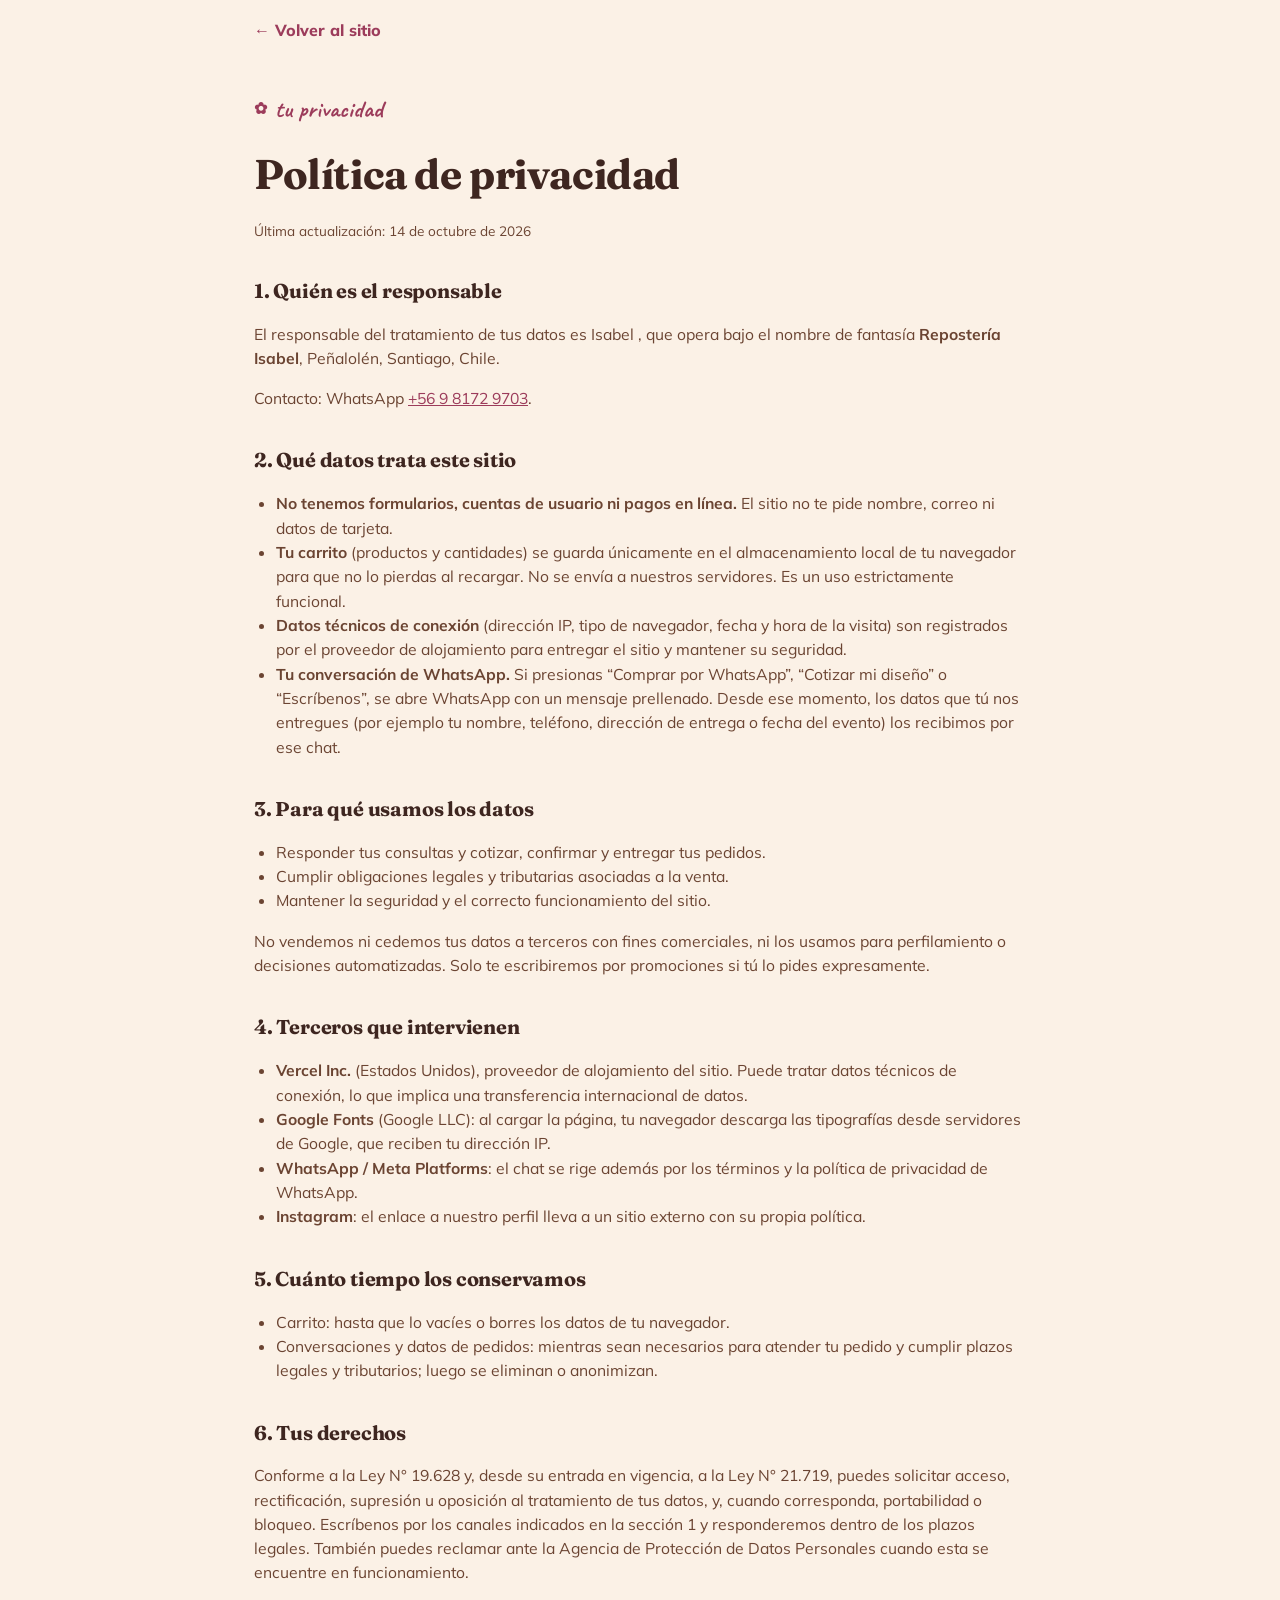
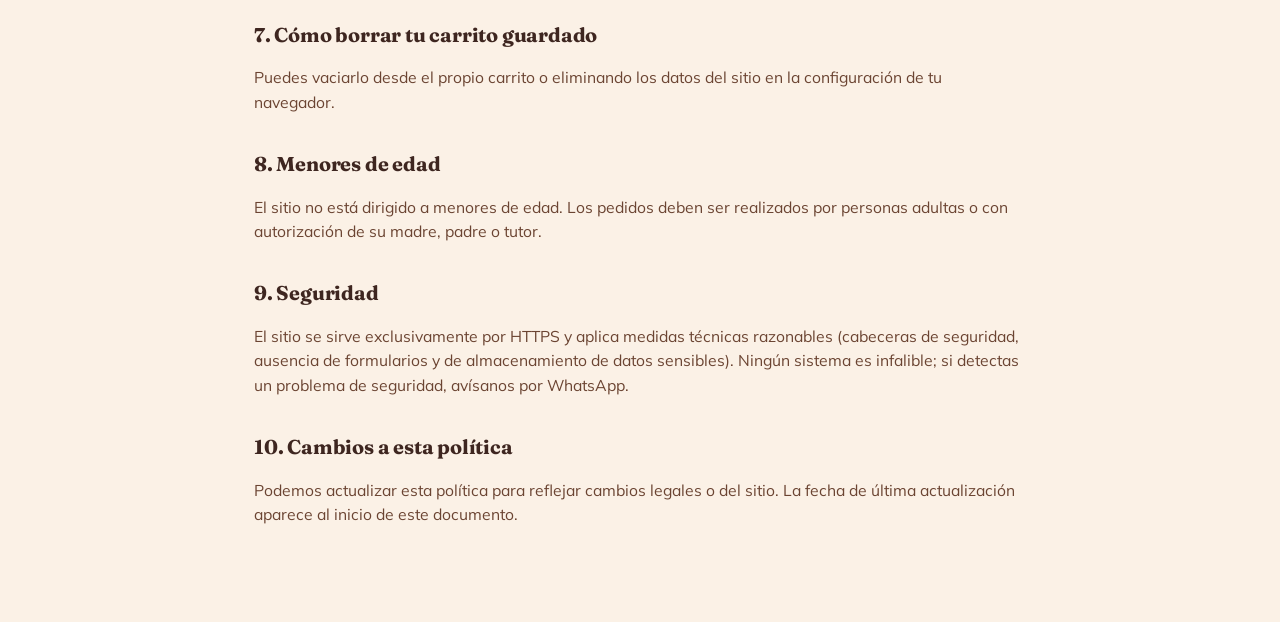
<file: reposteria-isabel/privacidad.html>
<!DOCTYPE html>
<html lang="es-CL">
<head>
<meta charset="UTF-8">
<meta name="viewport" content="width=device-width, initial-scale=1.0">
<title>Política de privacidad — Repostería Isabel</title>
<meta name="description" content="Cómo Repostería Isabel trata los datos personales de quienes visitan su sitio y cotizan pedidos por WhatsApp.">
<meta name="referrer" content="strict-origin-when-cross-origin">
<link rel="icon" type="image/png" href="assets/logo.png">
<link rel="preconnect" href="https://fonts.googleapis.com">
<link rel="preconnect" href="https://fonts.gstatic.com" crossorigin>
<link href="https://fonts.googleapis.com/css2?family=Fraunces:ital,opsz,wght@0,9..144,400;0,9..144,600;0,9..144,700;1,9..144,500;1,9..144,600&family=Mulish:wght@400;500;600;700;800&family=Caveat:wght@600;700&display=swap" rel="stylesheet">
<link rel="stylesheet" href="css/style.css">
</head>
<body>
<div class="legal-top"><a href="index.html">← Volver al sitio</a></div>
<main class="legal">
  <div class="eyebrow">tu privacidad</div>
  <h1>Política de privacidad</h1>
  <p class="updated">Última actualización: 14 de octubre de 2026</p>

  <h2>1. Quién es el responsable</h2>
  <p>El responsable del tratamiento de tus datos es Isabel
    </mark>,  que opera bajo el nombre de fantasía <strong>Repostería Isabel</strong></mark>, Peñalolén, Santiago, Chile.</p>
  <p>Contacto: WhatsApp <a href="https://wa.me/56981729703" target="_blank" rel="noopener noreferrer">+56 9 8172 9703</a>.

  <h2>2. Qué datos trata este sitio</h2>
  <ul>
    <li><strong>No tenemos formularios, cuentas de usuario ni pagos en línea.</strong> El sitio no te pide nombre, correo ni datos de tarjeta.</li>
    <li><strong>Tu carrito</strong> (productos y cantidades) se guarda únicamente en el almacenamiento local de tu navegador para que no lo pierdas al recargar. No se envía a nuestros servidores. Es un uso estrictamente funcional.</li>
    <li><strong>Datos técnicos de conexión</strong> (dirección IP, tipo de navegador, fecha y hora de la visita) son registrados por el proveedor de alojamiento para entregar el sitio y mantener su seguridad.</li>
    <li><strong>Tu conversación de WhatsApp.</strong> Si presionas “Comprar por WhatsApp”, “Cotizar mi diseño” o “Escríbenos”, se abre WhatsApp con un mensaje prellenado. Desde ese momento, los datos que tú nos entregues (por ejemplo tu nombre, teléfono, dirección de entrega o fecha del evento) los recibimos por ese chat.</li>
  </ul>

  <h2>3. Para qué usamos los datos</h2>
  <ul>
    <li>Responder tus consultas y cotizar, confirmar y entregar tus pedidos.</li>
    <li>Cumplir obligaciones legales y tributarias asociadas a la venta.</li>
    <li>Mantener la seguridad y el correcto funcionamiento del sitio.</li>
  </ul>
  <p>No vendemos ni cedemos tus datos a terceros con fines comerciales, ni los usamos para perfilamiento o decisiones automatizadas. Solo te escribiremos por promociones si tú lo pides expresamente.</p>

  <h2>4. Terceros que intervienen</h2>
  <ul>
    <li><strong>Vercel Inc.</strong> (Estados Unidos), proveedor de alojamiento del sitio. Puede tratar datos técnicos de conexión, lo que implica una transferencia internacional de datos.</li>
    <li><strong>Google Fonts</strong> (Google LLC): al cargar la página, tu navegador descarga las tipografías desde servidores de Google, que reciben tu dirección IP.</li>
    <li><strong>WhatsApp / Meta Platforms</strong>: el chat se rige además por los términos y la política de privacidad de WhatsApp.</li>
    <li><strong>Instagram</strong>: el enlace a nuestro perfil lleva a un sitio externo con su propia política.</li>
  </ul>

  <h2>5. Cuánto tiempo los conservamos</h2>
  <ul>
    <li>Carrito: hasta que lo vacíes o borres los datos de tu navegador.</li>
    <li>Conversaciones y datos de pedidos: mientras sean necesarios para atender tu pedido y cumplir plazos legales y tributarios; luego se eliminan o anonimizan.</li>
  </ul>

  <h2>6. Tus derechos</h2>
  <p>Conforme a la Ley N° 19.628 y, desde su entrada en vigencia, a la Ley N° 21.719, puedes solicitar acceso, rectificación, supresión u oposición al tratamiento de tus datos, y, cuando corresponda, portabilidad o bloqueo. Escríbenos por los canales indicados en la sección 1 y responderemos dentro de los plazos legales. También puedes reclamar ante la Agencia de Protección de Datos Personales cuando esta se encuentre en funcionamiento.</p>

  <h2>7. Cómo borrar tu carrito guardado</h2>
  <p>Puedes vaciarlo desde el propio carrito o eliminando los datos del sitio en la configuración de tu navegador.</p>

  <h2>8. Menores de edad</h2>
  <p>El sitio no está dirigido a menores de edad. Los pedidos deben ser realizados por personas adultas o con autorización de su madre, padre o tutor.</p>

  <h2>9. Seguridad</h2>
  <p>El sitio se sirve exclusivamente por HTTPS y aplica medidas técnicas razonables (cabeceras de seguridad, ausencia de formularios y de almacenamiento de datos sensibles). Ningún sistema es infalible; si detectas un problema de seguridad, avísanos por WhatsApp.</p>

  <h2>10. Cambios a esta política</h2>
  <p>Podemos actualizar esta política para reflejar cambios legales o del sitio. La fecha de última actualización aparece al inicio de este documento.</p>
</main>
</body>
</html>
</file>
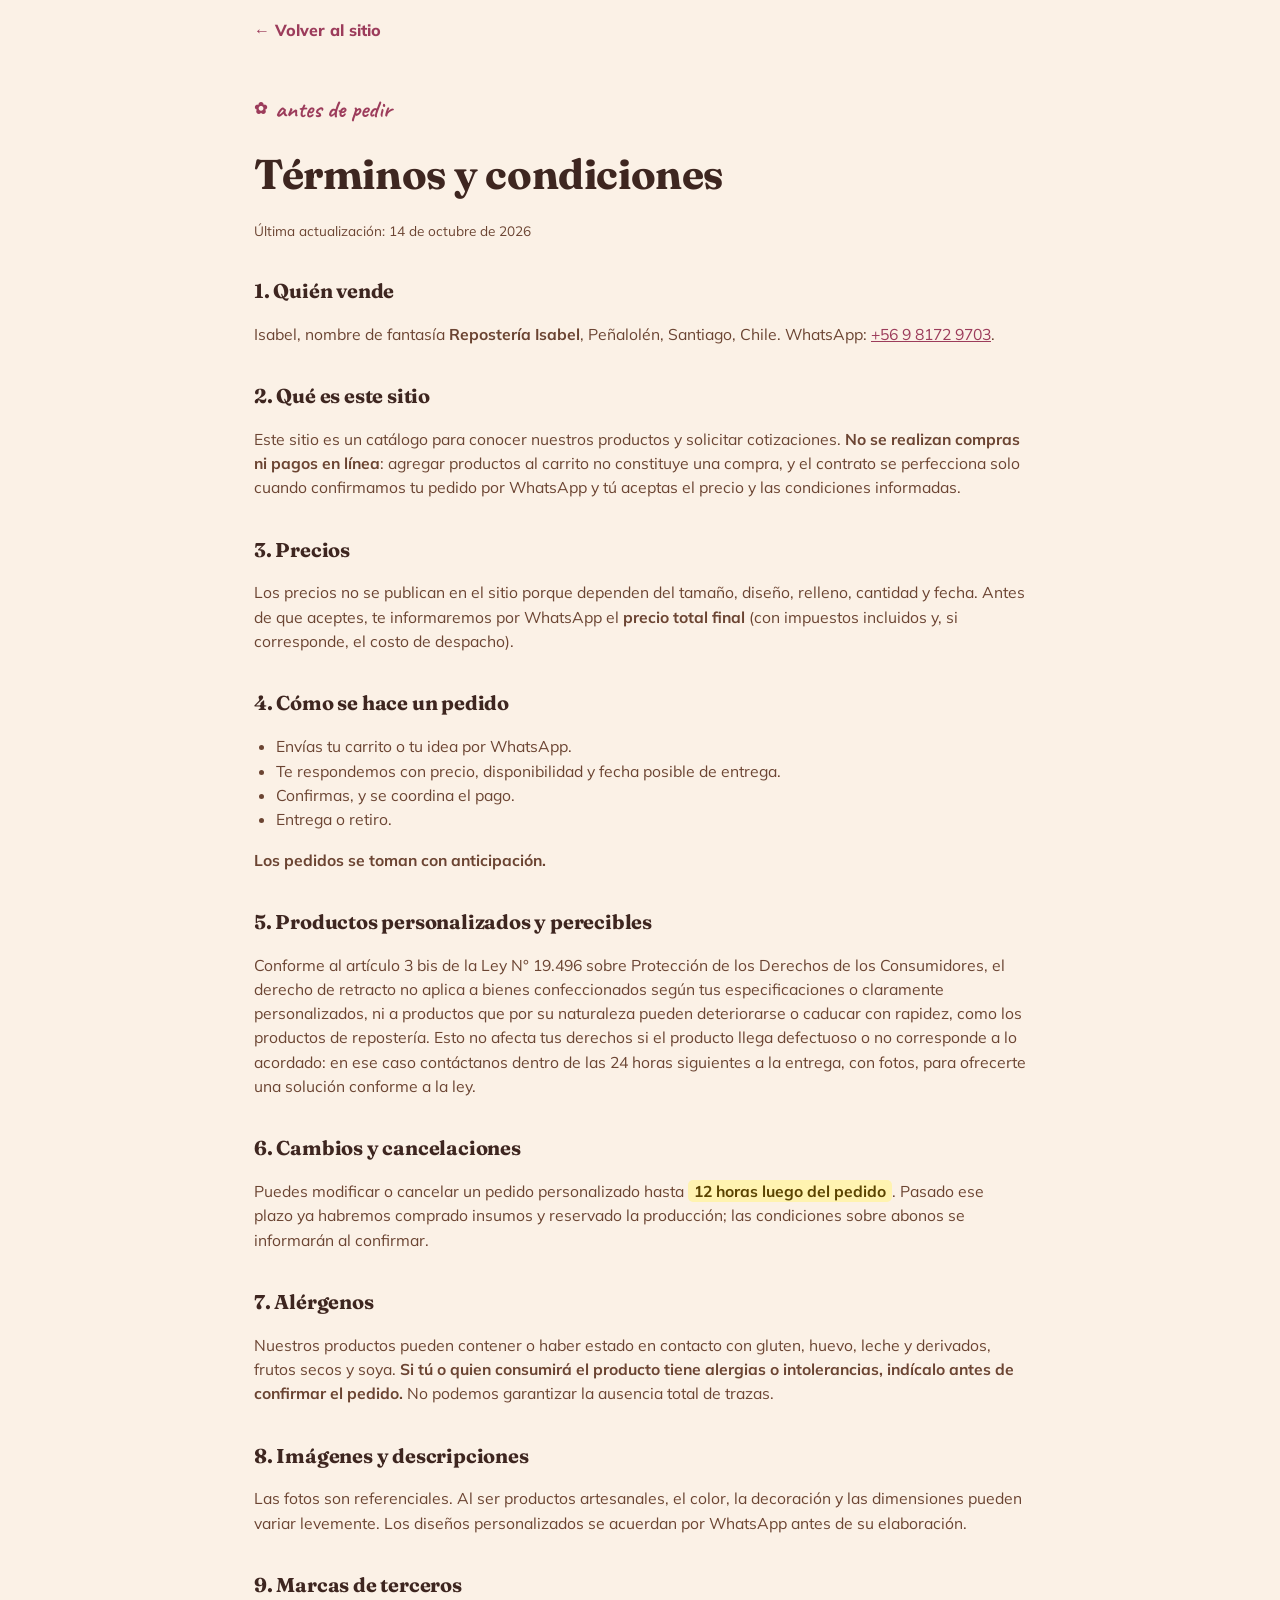
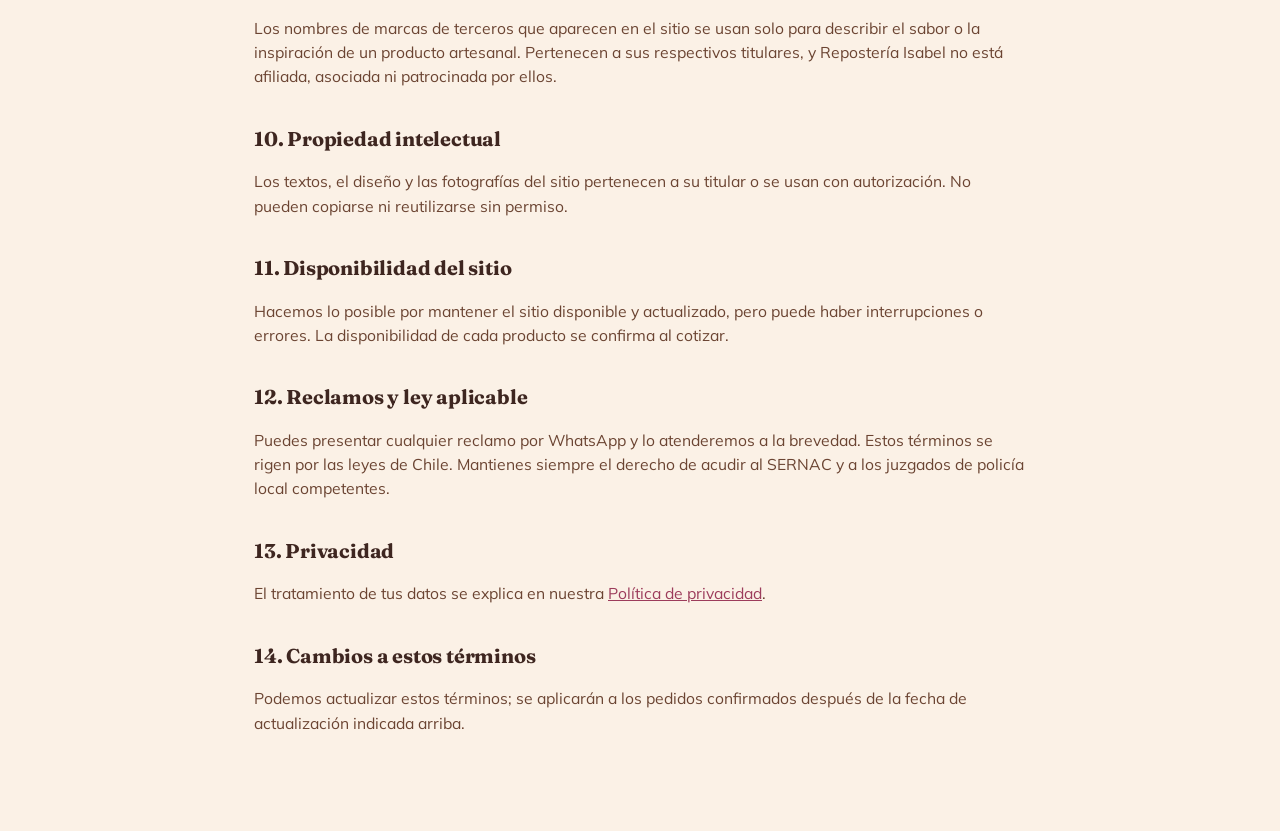
<file: reposteria-isabel/terminos.html>
<!DOCTYPE html>
<html lang="es-CL">
<head>
<meta charset="UTF-8">
<meta name="viewport" content="width=device-width, initial-scale=1.0">
<title>Términos y condiciones — Repostería Isabel</title>
<meta name="description" content="Condiciones de uso del sitio y de compra de productos de Repostería Isabel: cotización, pedidos, productos personalizados, alérgenos y reclamos.">
<meta name="referrer" content="strict-origin-when-cross-origin">
<link rel="icon" type="image/png" href="assets/logo.png">
<link rel="preconnect" href="https://fonts.googleapis.com">
<link rel="preconnect" href="https://fonts.gstatic.com" crossorigin>
<link href="https://fonts.googleapis.com/css2?family=Fraunces:ital,opsz,wght@0,9..144,400;0,9..144,600;0,9..144,700;1,9..144,500;1,9..144,600&family=Mulish:wght@400;500;600;700;800&family=Caveat:wght@600;700&display=swap" rel="stylesheet">
<link rel="stylesheet" href="css/style.css">
</head>
<body>
<div class="legal-top"><a href="index.html">← Volver al sitio</a></div>
<main class="legal">
  <div class="eyebrow">antes de pedir</div>
  <h1>Términos y condiciones</h1>
  <p class="updated">Última actualización: 14 de octubre de 2026</p>

  <h2>1. Quién vende</h2>
  <p>Isabel</mark>, nombre de fantasía <strong>Repostería Isabel</strong>, Peñalolén, Santiago, Chile. WhatsApp: <a href="https://wa.me/56981729703" target="_blank" rel="noopener noreferrer">+56 9 8172 9703</a>.</p>

  <h2>2. Qué es este sitio</h2>
  <p>Este sitio es un catálogo para conocer nuestros productos y solicitar cotizaciones. <strong>No se realizan compras ni pagos en línea</strong>: agregar productos al carrito no constituye una compra, y el contrato se perfecciona solo cuando confirmamos tu pedido por WhatsApp y tú aceptas el precio y las condiciones informadas.</p>

  <h2>3. Precios</h2>
  <p>Los precios no se publican en el sitio porque dependen del tamaño, diseño, relleno, cantidad y fecha. Antes de que aceptes, te informaremos por WhatsApp el <strong>precio total final</strong> (con impuestos incluidos y, si corresponde, el costo de despacho).</p>

  <h2>4. Cómo se hace un pedido</h2>
  <ul>
    <li>Envías tu carrito o tu idea por WhatsApp.</li>
    <li>Te respondemos con precio, disponibilidad y fecha posible de entrega.</li>
    <li>Confirmas, y se coordina el pago.</li>
    <li>Entrega o retiro.</li>
  </ul>
  <p><strong>Los pedidos se toman con anticipación.</strong></p>

  <h2>5. Productos personalizados y perecibles</h2>
  <p>Conforme al artículo 3 bis de la Ley N° 19.496 sobre Protección de los Derechos de los Consumidores, el derecho de retracto no aplica a bienes confeccionados según tus especificaciones o claramente personalizados, ni a productos que por su naturaleza pueden deteriorarse o caducar con rapidez, como los productos de repostería. Esto no afecta tus derechos si el producto llega defectuoso o no corresponde a lo acordado: en ese caso contáctanos dentro de las 24 horas siguientes a la entrega, con fotos, para ofrecerte una solución conforme a la ley.</p>

  <h2>6. Cambios y cancelaciones</h2>
  <p>Puedes modificar o cancelar un pedido personalizado hasta <mark class="todo">12 horas luego del pedido</mark>. Pasado ese plazo ya habremos comprado insumos y reservado la producción; las condiciones sobre abonos se informarán al confirmar.</p>

  <h2>7. Alérgenos</h2>
  <p>Nuestros productos pueden contener o haber estado en contacto con gluten, huevo, leche y derivados, frutos secos y soya. <strong>Si tú o quien consumirá el producto tiene alergias o intolerancias, indícalo antes de confirmar el pedido.</strong> No podemos garantizar la ausencia total de trazas.</p>

  <h2>8. Imágenes y descripciones</h2>
  <p>Las fotos son referenciales. Al ser productos artesanales, el color, la decoración y las dimensiones pueden variar levemente. Los diseños personalizados se acuerdan por WhatsApp antes de su elaboración.</p>

  <h2>9. Marcas de terceros</h2>
  <p>Los nombres de marcas de terceros que aparecen en el sitio se usan solo para describir el sabor o la inspiración de un producto artesanal. Pertenecen a sus respectivos titulares, y Repostería Isabel no está afiliada, asociada ni patrocinada por ellos.</p>

  <h2>10. Propiedad intelectual</h2>
  <p>Los textos, el diseño y las fotografías del sitio pertenecen a su titular o se usan con autorización. No pueden copiarse ni reutilizarse sin permiso.</p>

  <h2>11. Disponibilidad del sitio</h2>
  <p>Hacemos lo posible por mantener el sitio disponible y actualizado, pero puede haber interrupciones o errores. La disponibilidad de cada producto se confirma al cotizar.</p>

  <h2>12. Reclamos y ley aplicable</h2>
  <p>Puedes presentar cualquier reclamo por WhatsApp y lo atenderemos a la brevedad. Estos términos se rigen por las leyes de Chile. Mantienes siempre el derecho de acudir al SERNAC y a los juzgados de policía local competentes.</p>

  <h2>13. Privacidad</h2>
  <p>El tratamiento de tus datos se explica en nuestra <a href="privacidad.html">Política de privacidad</a>.</p>

  <h2>14. Cambios a estos términos</h2>
  <p>Podemos actualizar estos términos; se aplicarán a los pedidos confirmados después de la fecha de actualización indicada arriba.</p>
</main>
</body>
</html>
</file>
<file: reposteria-isabel/css/style.css>
:root{
    --cream:#FBF1E6;
    --cream-2:#FFF9F2;
    --blush:#F6D9E1;
    --blush-2:#F1C6D3;
    --rose:#C6567A;
    --rose-dark:#9C3C5B;
    --cocoa:#3E2620;
    --cocoa-soft:#6B4432;
    --gold:#CDA24C;
    --ink:#3A2620;
    --paper:#FFFDFB;
    --shadow: 0 14px 34px -14px rgba(62,38,32,0.35);
    --radius: 22px;
  }
  *{box-sizing:border-box;}
  html{scroll-behavior:smooth;}
  body{
    margin:0;
    background:var(--cream);
    color:var(--ink);
    font-family:'Mulish', sans-serif;
    font-size:16px;
    line-height:1.55;
    -webkit-font-smoothing:antialiased;
  }
  h1,h2,h3,h4{
    font-family:'Fraunces', serif;
    margin:0;
    color:var(--cocoa);
    letter-spacing:-0.01em;
  }
  .script{
    font-family:'Caveat', cursive;
    font-weight:700;
  }
  a{color:inherit;text-decoration:none;}
  img{display:block;max-width:100%;}
  .wrap{max-width:1180px;margin:0 auto;padding:0 24px;}
  .eyebrow{
    font-family:'Caveat', cursive;
    font-size:1.5rem;
    color:var(--rose-dark);
    display:inline-flex;
    align-items:center;
    gap:8px;
    margin-bottom:6px;
    font-weight:700;
  }
  .eyebrow::before{content:"✿";font-size:1rem;}

  /* Decorative blobs */
  .blob-bg{
    position:absolute;inset:0;overflow:hidden;z-index:0;pointer-events:none;
  }
  .blob{
    position:absolute;border-radius:50%;
    filter:blur(2px);
    opacity:.55;
  }

  /* ---------- NAV ---------- */
  header.site{
    position:sticky;top:0;z-index:100;
    background:rgba(251,241,230,0.88);
    backdrop-filter:blur(10px);
    border-bottom:1px solid rgba(62,38,32,0.08);
  }
  .nav{
    display:flex;align-items:center;justify-content:space-between;
    padding:12px 24px;max-width:1180px;margin:0 auto;
  }
  .brand{display:flex;align-items:center;gap:12px;}
  .brand img{width:52px;height:52px;border-radius:50%;object-fit:cover;box-shadow:0 4px 10px rgba(62,38,32,.25);}
  .brand-name{font-family:'Fraunces', serif;font-weight:700;font-size:1.25rem;color:var(--cocoa);line-height:1.1;}
  .brand-tag{font-family:'Caveat',cursive;font-size:1rem;color:var(--rose-dark);font-weight:600;}
  nav.links{display:flex;gap:28px;font-weight:700;font-size:.95rem;}
  nav.links a{position:relative;padding:6px 0;color:var(--cocoa-soft);transition:color .2s;}
  nav.links a:hover{color:var(--rose-dark);}
  nav.links a::after{
    content:"";position:absolute;left:0;bottom:0;height:2px;width:0;background:var(--rose);
    transition:width .25s ease;
  }
  nav.links a:hover::after{width:100%;}
  .btn{
    display:inline-flex;align-items:center;gap:8px;
    padding:11px 22px;border-radius:100px;
    font-weight:800;font-size:.92rem;
    cursor:pointer;border:none;
    transition:transform .18s ease, box-shadow .18s ease, background .18s ease;
    white-space:nowrap;
  }
  .btn-primary{background:var(--rose);color:#fff;box-shadow:0 10px 20px -8px rgba(198,86,122,.65);}
  .btn-primary:hover{background:var(--rose-dark);transform:translateY(-2px);box-shadow:0 14px 24px -8px rgba(156,60,91,.55);}
  .btn-ghost{background:transparent;border:1.5px solid var(--cocoa-soft);color:var(--cocoa);}
  .btn-ghost:hover{background:var(--cocoa);color:#fff;transform:translateY(-2px);}
  .btn-sm{padding:9px 16px;font-size:.82rem;}
  .wa-icon{width:16px;height:16px;flex:none;}
  .nav-cta{display:flex;align-items:center;gap:14px;}
  .burger{display:none;background:none;border:none;font-size:1.6rem;cursor:pointer;color:var(--cocoa);}
  .cart-toggle{
    position:relative;display:inline-flex;align-items:center;gap:7px;
    padding:9px 12px;border:1.5px solid rgba(62,38,32,.18);border-radius:100px;
    background:var(--paper);color:var(--cocoa);font:800 .82rem 'Mulish',sans-serif;cursor:pointer;
  }
  .cart-toggle:hover{border-color:var(--rose);color:var(--rose-dark);}
  .cart-toggle svg{width:18px;height:18px;fill:none;stroke:currentColor;stroke-width:1.8;stroke-linecap:round;stroke-linejoin:round;}
  .cart-count{display:inline-grid;place-items:center;min-width:20px;height:20px;padding:0 5px;border-radius:50px;background:var(--rose);color:#fff;font-size:.72rem;}

  /* ---------- HERO ---------- */
  .hero{
    position:relative;padding:64px 0 90px;overflow:hidden;
  }
  .hero .wrap{
    display:grid;grid-template-columns:1.05fr .95fr;gap:56px;align-items:center;position:relative;z-index:2;
  }
  .hero h1{
    font-size:clamp(2.4rem, 4.4vw, 3.6rem);
    line-height:1.05;
    font-weight:600;
  }
  .hero h1 em{
    font-style:italic;font-weight:500;color:var(--rose-dark);
    position:relative;
  }
  .hero p.lede{
    margin:22px 0 30px;max-width:480px;font-size:1.08rem;color:var(--cocoa-soft);
  }
  .hero-ctas{display:flex;gap:14px;flex-wrap:wrap;margin-bottom:34px;}
  .stat-row{display:flex;gap:28px;flex-wrap:wrap;}
  .stat b{display:block;font-family:'Fraunces',serif;font-size:1.5rem;color:var(--cocoa);}
  .stat span{font-size:.82rem;color:var(--cocoa-soft);text-transform:uppercase;letter-spacing:.05em;}

  .hero-art{position:relative;}
  .hero-art .frame{
    position:relative;border-radius:28px;overflow:hidden;box-shadow:var(--shadow);
    transform:rotate(2deg);
    border:8px solid var(--paper);
  }
  .hero-art .frame img{width:100%;height:560px;object-fit:cover;}
  .hero-badge{
    position:absolute;bottom:-22px;left:-30px;
    background:var(--paper);border-radius:18px;padding:14px 18px;
    box-shadow:var(--shadow);display:flex;align-items:center;gap:12px;
    transform:rotate(-4deg);
    max-width:230px;
  }
  .hero-badge .circle{
    width:40px;height:40px;border-radius:50%;background:var(--blush);
    display:flex;align-items:center;justify-content:center;font-size:1.2rem;flex:none;
  }
  .hero-badge b{display:block;font-family:'Fraunces',serif;font-size:.95rem;color:var(--cocoa);}
  .hero-badge span{font-size:.78rem;color:var(--cocoa-soft);}
  .hero-pin{
    position:absolute;top:-18px;right:10px;
    background:var(--rose);color:#fff;padding:10px 16px;border-radius:50px;
    font-family:'Caveat',cursive;font-weight:700;font-size:1.3rem;
    transform:rotate(6deg);box-shadow:0 10px 20px -8px rgba(198,86,122,.6);
  }

  /* ---------- SECTION HEADERS ---------- */
  .section{padding:86px 0;}
  .section.tight{padding-top:40px;}
  .section-head{max-width:640px;margin-bottom:46px;}
  .section-head h2{font-size:clamp(1.9rem,3vw,2.6rem);font-weight:600;}
  .section-head p{color:var(--cocoa-soft);margin-top:12px;font-size:1.02rem;}
  .section-head.center{margin-left:auto;margin-right:auto;text-align:center;}

  /* ---------- WHY US STRIP ---------- */
  .why-strip{
    display:grid;grid-template-columns:repeat(4,1fr);gap:0;
    background:var(--paper);border-radius:24px;box-shadow:var(--shadow);
    margin-top:-46px;position:relative;z-index:3;overflow:hidden;
  }
  .why-item{padding:26px 22px;border-right:1px solid rgba(62,38,32,.08);}
  .why-item:last-child{border-right:none;}
  .why-item .ico{font-size:1.5rem;margin-bottom:8px;display:block;}
  .why-item b{display:block;font-family:'Fraunces',serif;font-size:1rem;margin-bottom:3px;}
  .why-item span{font-size:.85rem;color:var(--cocoa-soft);}

  /* ---------- FILTER TABS ---------- */
  .filters{display:flex;gap:10px;flex-wrap:wrap;margin-bottom:38px;}
  .filter-btn{
    padding:10px 20px;border-radius:100px;border:1.5px solid rgba(62,38,32,.18);
    background:transparent;font-weight:700;font-size:.88rem;color:var(--cocoa-soft);
    cursor:pointer;transition:all .2s ease;
  }
  .filter-btn:hover{border-color:var(--rose);color:var(--rose-dark);}
  .filter-btn.active{background:var(--cocoa);border-color:var(--cocoa);color:#fff;}

  /* ---------- PRODUCT GRID ---------- */
  .grid{
    display:grid;grid-template-columns:repeat(auto-fill,minmax(260px,1fr));gap:26px;
  }
  .card{
    background:var(--paper);border-radius:var(--radius);overflow:hidden;
    box-shadow:0 10px 26px -16px rgba(62,38,32,.35);
    transition:transform .28s ease, box-shadow .28s ease;
    display:flex;flex-direction:column;
  }
  .card:hover{transform:translateY(-8px);box-shadow:0 22px 40px -18px rgba(62,38,32,.45);}
  .card-media{position:relative;aspect-ratio:1/1;overflow:hidden;}
  .card-media img{width:100%;height:100%;object-fit:cover;transition:transform .5s ease;}
  .card:hover .card-media img{transform:scale(1.08);}
  .card-tag{
    position:absolute;top:12px;left:12px;background:rgba(255,253,251,.92);
    padding:5px 12px;border-radius:100px;font-size:.72rem;font-weight:800;
    color:var(--rose-dark);letter-spacing:.02em;text-transform:uppercase;
  }
  .card-body{padding:18px 20px 20px;display:flex;flex-direction:column;gap:8px;flex:1;}
  .card-body h3{font-size:1.1rem;font-weight:600;}
  .card-body p{font-size:.87rem;color:var(--cocoa-soft);margin:0;flex:1;}
  .card-footer{display:flex;align-items:center;justify-content:space-between;margin-top:10px;gap:10px;}
  .price{font-family:'Fraunces',serif;font-weight:600;color:var(--cocoa);font-size:1rem;}
  .price small{font-family:'Mulish',sans-serif;font-weight:600;color:var(--cocoa-soft);font-size:.72rem;display:block;}
  .quote-price{font-family:'Mulish',sans-serif;font-size:.72rem;font-weight:800;line-height:1.35;color:var(--rose-dark);}
  .card-cta{
    display:inline-flex;align-items:center;gap:7px;
    background:var(--blush);color:var(--rose-dark);
    padding:9px 12px;border-radius:100px;font-weight:800;font-size:.78rem;
    border:none;cursor:pointer;transition:all .2s ease;
  }
  .card-cta:hover{background:var(--rose);color:#fff;transform:translateY(-1px);}
  .card-cta span{font-size:1rem;line-height:1;}

  /* ---------- SHOPPING CART ---------- */
  body.cart-open{overflow:hidden;}
  .cart-backdrop{position:fixed;inset:0;z-index:299;background:rgba(40,25,21,.42);}
  .cart-backdrop[hidden]{display:none;}
  .cart-panel{
    position:fixed;inset:0 0 0 auto;z-index:300;width:min(440px,100%);height:100dvh;
    display:flex;flex-direction:column;background:var(--paper);padding:24px;
    box-shadow:-18px 0 48px rgba(62,38,32,.2);transform:translateX(105%);visibility:hidden;
    transition:transform .28s ease,visibility .28s;
  }
  .cart-panel.open{transform:translateX(0);visibility:visible;}
  .cart-header{display:flex;align-items:center;justify-content:space-between;padding-bottom:18px;border-bottom:1px solid rgba(62,38,32,.12);}
  .cart-header .eyebrow{margin:0;font-size:1.15rem;}
  .cart-header h2{font-size:1.8rem;}
  .cart-close,.cart-remove{display:grid;place-items:center;border:0;background:transparent;color:var(--cocoa-soft);cursor:pointer;}
  .cart-close{width:40px;height:40px;border-radius:50%;font-size:1.8rem;}
  .cart-close:hover,.cart-remove:hover{background:var(--blush);color:var(--rose-dark);}
  .cart-items{flex:1;overflow:auto;padding:8px 0;}
  .cart-empty{margin:28px 0;color:var(--cocoa-soft);text-align:center;}
  .cart-item{display:grid;grid-template-columns:76px 1fr 32px;gap:12px;align-items:start;padding:16px 0;border-bottom:1px solid rgba(62,38,32,.1);}
  .cart-item>img{width:76px;height:76px;object-fit:cover;border-radius:10px;}
  .cart-item-info h3{font-size:.98rem;line-height:1.25;}
  .cart-item-info>.quote-price{display:block;margin-top:4px;}
  .quantity-control{display:inline-flex;align-items:center;gap:12px;margin-top:10px;border:1px solid rgba(62,38,32,.14);border-radius:100px;padding:3px 6px;font-weight:800;font-size:.85rem;}
  .quantity-control button{width:26px;height:26px;border:0;border-radius:50%;background:var(--blush);color:var(--rose-dark);font-size:1rem;cursor:pointer;}
  .quantity-control button:hover{background:var(--rose);color:#fff;}
  .cart-remove{width:30px;height:30px;border-radius:50%;font-size:1.25rem;}
  .cart-footer{border-top:1px solid rgba(62,38,32,.12);padding-top:16px;}
  .cart-footer p{margin:0 0 14px;color:var(--cocoa-soft);font-size:.82rem;}
  .cart-buy{width:100%;justify-content:center;border-radius:12px;}
  .cart-buy:disabled{background:#d5c9c5;box-shadow:none;cursor:not-allowed;}

  /* ---------- CUSTOM DESIGN MARQUEE ---------- */
  .custom-section{
    position:relative;padding:70px 0;background:linear-gradient(180deg,var(--cream) 0%,var(--blush) 100%);
    overflow:hidden;
  }
  .marquee-row{display:flex;gap:22px;width:max-content;}
  .marquee-track{overflow:hidden;padding:18px 0;position:relative;}
  .marquee-row.left{animation:scrollLeft 42s linear infinite;}
  .marquee-row.right{animation:scrollRight 38s linear infinite;}
  .marquee-track:hover .marquee-row{animation-play-state:paused;}
  @keyframes scrollLeft{from{transform:translateX(0);}to{transform:translateX(-50%);}}
  @keyframes scrollRight{from{transform:translateX(-50%);}to{transform:translateX(0);}}
  .polaroid{
    background:var(--paper);padding:10px 10px 14px;border-radius:12px;
    box-shadow:0 12px 20px -10px rgba(62,38,32,.4);
    width:170px;flex:none;cursor:pointer;
    transition:transform .25s ease, box-shadow .25s ease;
  }
  .polaroid:hover{transform:translateY(-6px) rotate(0deg) scale(1.04) !important;box-shadow:0 20px 30px -12px rgba(62,38,32,.5);z-index:5;}
  .polaroid img{width:100%;height:150px;object-fit:cover;border-radius:6px;}
  .polaroid span{
    display:block;text-align:center;font-family:'Caveat',cursive;font-weight:700;
    font-size:1rem;color:var(--cocoa-soft);margin-top:8px;
  }
  .polaroid:nth-child(odd){transform:rotate(-4deg);}
  .polaroid:nth-child(even){transform:rotate(3deg);}
  .polaroid:nth-child(3n){transform:rotate(-2deg);}

  .custom-stamp{
    position:relative;z-index:6;margin:36px auto 0;max-width:640px;text-align:center;
    background:var(--paper);border-radius:26px;padding:38px 30px;
    box-shadow:var(--shadow);border:3px dashed var(--rose);
  }
  .custom-stamp h2{
    font-size:clamp(1.7rem,3.4vw,2.4rem);color:var(--rose-dark);
    transform:rotate(-2deg);display:inline-block;font-weight:700;
  }
  .custom-stamp p{margin:14px 0 22px;color:var(--cocoa-soft);}
  .pulse-btn{position:relative;}
  .pulse-btn::before{
    content:"";position:absolute;inset:0;border-radius:100px;background:var(--rose);
    animation:pulse 2.2s ease-out infinite;z-index:-1;
  }
  @keyframes pulse{
    0%{transform:scale(1);opacity:.55;}
    100%{transform:scale(1.7);opacity:0;}
  }

  /* ---------- TESTIMONIAL / GALLERY BAND ---------- */
  .band{background:var(--cocoa);color:#fff;padding:70px 0;}
  .band .section-head h2{color:#fff;}
  .band .section-head p{color:#E7D3C9;}
  .quote-grid{display:grid;grid-template-columns:repeat(3,1fr);gap:24px;}
  .quote{
    background:rgba(255,255,255,.06);border-radius:18px;padding:26px;
    border:1px solid rgba(255,255,255,.1);
  }
  .quote p{font-style:italic;color:#F3E6DD;font-size:.95rem;margin-bottom:14px;}
  .quote b{font-family:'Fraunces',serif;font-weight:600;color:#fff;font-size:.92rem;}
  .quote span{color:#CBA98F;font-size:.78rem;}
  .stars{color:var(--gold);letter-spacing:2px;margin-bottom:10px;display:block;}

  /* ---------- FOOTER ---------- */
  footer{background:var(--paper);padding:60px 0 30px;border-top:1px solid rgba(62,38,32,.08);}
  .footer-grid{display:grid;grid-template-columns:1.4fr 1fr 1fr;gap:40px;margin-bottom:40px;}
  .footer-brand{display:flex;align-items:center;gap:12px;margin-bottom:14px;}
  .footer-brand img{width:48px;height:48px;border-radius:50%;}
  .footer-brand b{font-family:'Fraunces',serif;font-size:1.15rem;color:var(--cocoa);}
  footer p.desc{color:var(--cocoa-soft);font-size:.9rem;max-width:320px;}
  .footer-col h4{font-size:.95rem;margin-bottom:14px;}
  .footer-col a{display:block;color:var(--cocoa-soft);font-size:.9rem;margin-bottom:10px;transition:color .2s;}
  .footer-col a:hover{color:var(--rose-dark);}
  .social-row{display:flex;gap:12px;margin-top:16px;}
  .social-row a{
    width:38px;height:38px;border-radius:50%;background:var(--blush);
    display:flex;align-items:center;justify-content:center;color:var(--rose-dark);
    font-size:1rem;
  }
  .social-row a:hover{background:var(--rose);color:#fff;}
  .footer-bottom{
    border-top:1px solid rgba(62,38,32,.08);padding-top:24px;
    display:flex;justify-content:space-between;flex-wrap:wrap;gap:10px;
    font-size:.8rem;color:var(--cocoa-soft);
  }

  /* Floating WhatsApp button */
  .float-wa{
    position:fixed;bottom:22px;right:22px;z-index:200;
    background:#25D366;color:#fff;width:60px;height:60px;border-radius:50%;
    display:flex;align-items:center;justify-content:center;
    box-shadow:0 12px 24px -8px rgba(37,211,102,.6);
    animation:floatBounce 2.6s ease-in-out infinite;
  }
  .float-wa svg{width:28px;height:28px;}
  @keyframes floatBounce{0%,100%{transform:translateY(0);}50%{transform:translateY(-8px);}}

  /* Toast */
  .toast{
    position:fixed;bottom:100px;right:22px;z-index:201;
    background:var(--cocoa);color:#fff;padding:14px 20px;border-radius:14px;
    font-size:.85rem;max-width:260px;box-shadow:var(--shadow);
    opacity:0;transform:translateY(10px);pointer-events:none;
    transition:all .3s ease;
  }
  .toast.show{opacity:1;transform:translateY(0);}

  @media(max-width:980px){
    nav.links{display:none;}
    .burger{display:block;}
    .hero .wrap{grid-template-columns:1fr;}
    .hero-art{order:-1;}
    .hero-art .frame img{height:360px;}
    .why-strip{grid-template-columns:repeat(2,1fr);}
    .why-item:nth-child(2){border-right:none;}
    .footer-grid{grid-template-columns:1fr;}
    .quote-grid{grid-template-columns:1fr;}
  }
  @media(max-width:560px){
    .hero-badge{display:none;}
    .stat-row{gap:18px;}
    .nav{padding:10px 14px;}
    .nav-cta{gap:8px;}
    .nav-cta>.btn{display:none;}
    .cart-toggle{padding:8px 10px;}
    .cart-panel{padding:18px;}
    .card-footer{align-items:flex-start;flex-direction:column;}
    .card-cta{width:100%;justify-content:center;}
  }

@keyframes fadeUp{
    from{opacity:0;transform:translateY(16px);}
    to{opacity:1;transform:translateY(0);}
  }

/* ---------- AÑADIDOS: accesibilidad, menú móvil, legales ---------- */
.skip-link{position:absolute;left:-9999px;top:8px;z-index:500;background:var(--cocoa);color:#fff;padding:10px 16px;border-radius:10px;font-weight:800;}
.skip-link:focus{left:12px;}
a:focus-visible,button:focus-visible{outline:3px solid var(--rose);outline-offset:3px;border-radius:6px;}
.eyebrow-gold{color:var(--gold);}
.footer-script{font-size:1rem;color:var(--rose-dark);}
.legal-note{font-size:.78rem;color:var(--cocoa-soft);margin:0 0 24px;max-width:860px;line-height:1.5;}
.polaroid{border:0;font:inherit;text-align:inherit;color:inherit;display:block;}
nav.links.open{
  display:flex;flex-direction:column;gap:14px;position:absolute;top:68px;right:20px;
  background:var(--paper);padding:18px 24px;border-radius:16px;box-shadow:var(--shadow);
}

/* Páginas legales */
.legal{max-width:820px;margin:0 auto;padding:48px 24px 80px;}
.legal h1{font-size:clamp(1.9rem,4vw,2.6rem);margin:8px 0 6px;}
.legal h2{font-size:1.25rem;margin:34px 0 10px;}
.legal p,.legal li{color:var(--cocoa-soft);font-size:.98rem;}
.legal ul{padding-left:22px;}
.legal .updated{font-size:.85rem;color:var(--cocoa-soft);margin-bottom:24px;}
.legal a{color:var(--rose-dark);text-decoration:underline;}
.legal-top{display:flex;align-items:center;justify-content:space-between;max-width:820px;margin:0 auto;padding:18px 24px 0;}
.legal-top a{font-weight:800;color:var(--rose-dark);}
mark.todo{background:#fff3b0;color:#5a4300;padding:1px 6px;border-radius:5px;font-weight:700;}

@media (prefers-reduced-motion: reduce){
  html{scroll-behavior:auto;}
  *,*::before,*::after{animation-duration:.01ms !important;animation-iteration-count:1 !important;transition-duration:.01ms !important;}
  .marquee-row{animation:none !important;}
}
</file>
